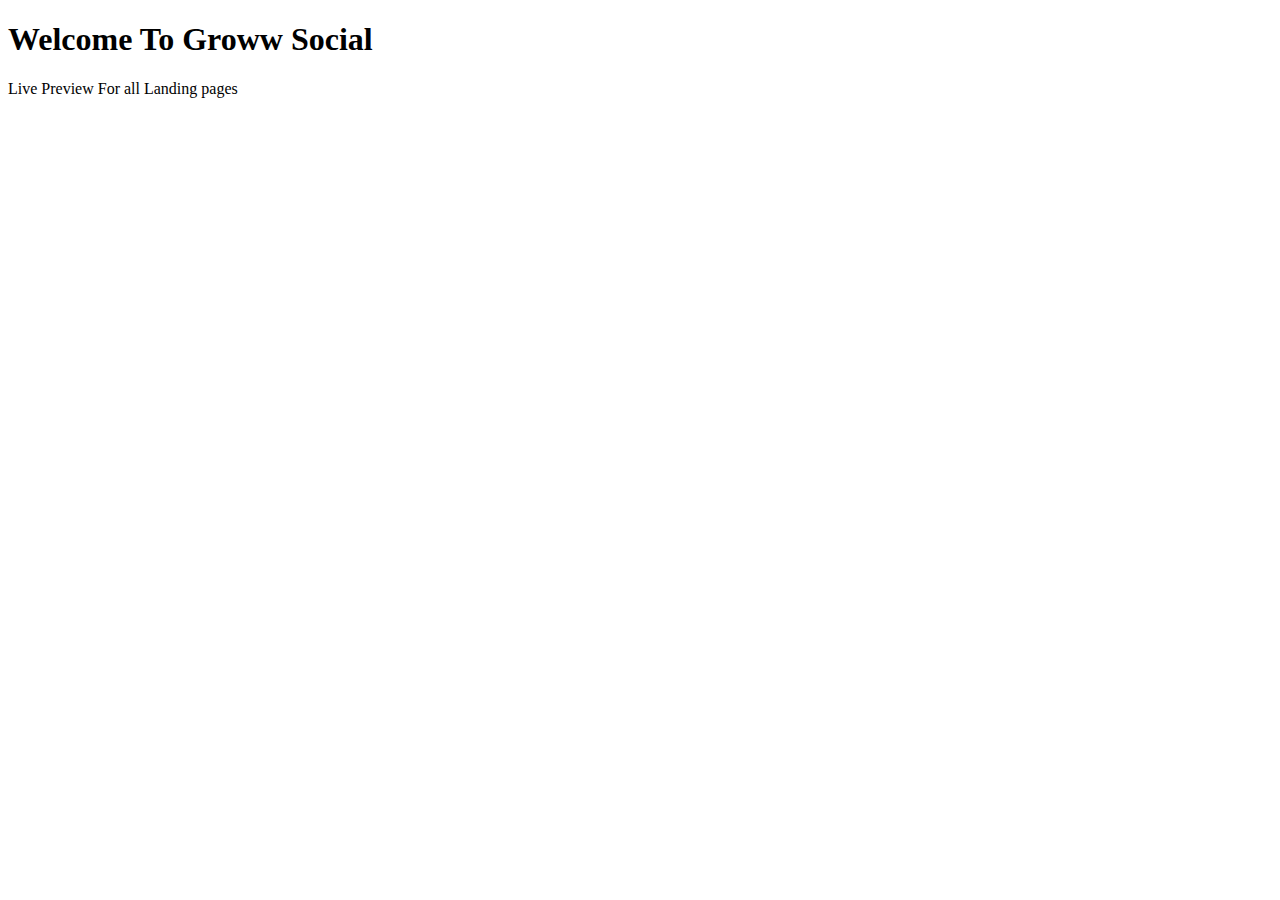
<file: index.html>
<!DOCTYPE html>
<html lang="en">
<head>
    <meta charset="UTF-8">
    <title>Page title</title>
</head>
<body>
    <h1>Welcome To Groww Social</h1>
    <p>Live Preview For all Landing pages</p>
</body>
</html>
</file>
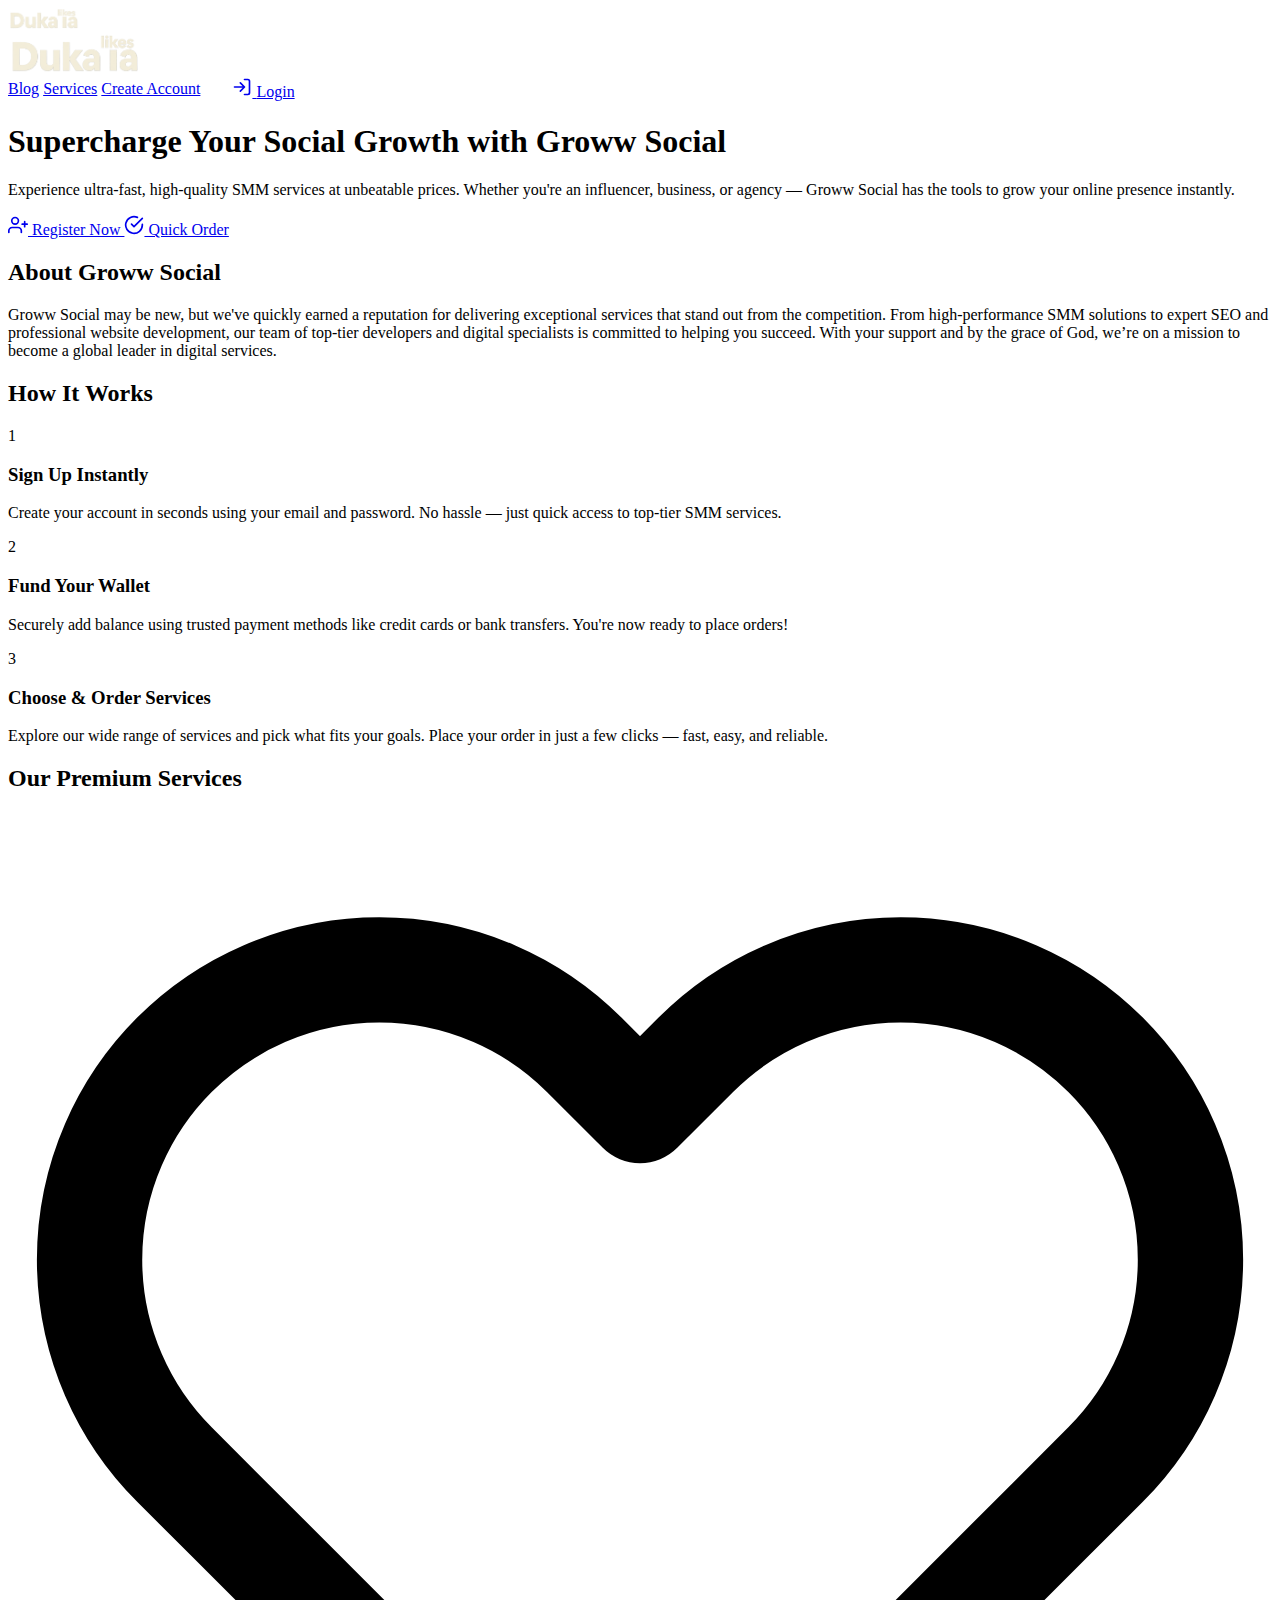
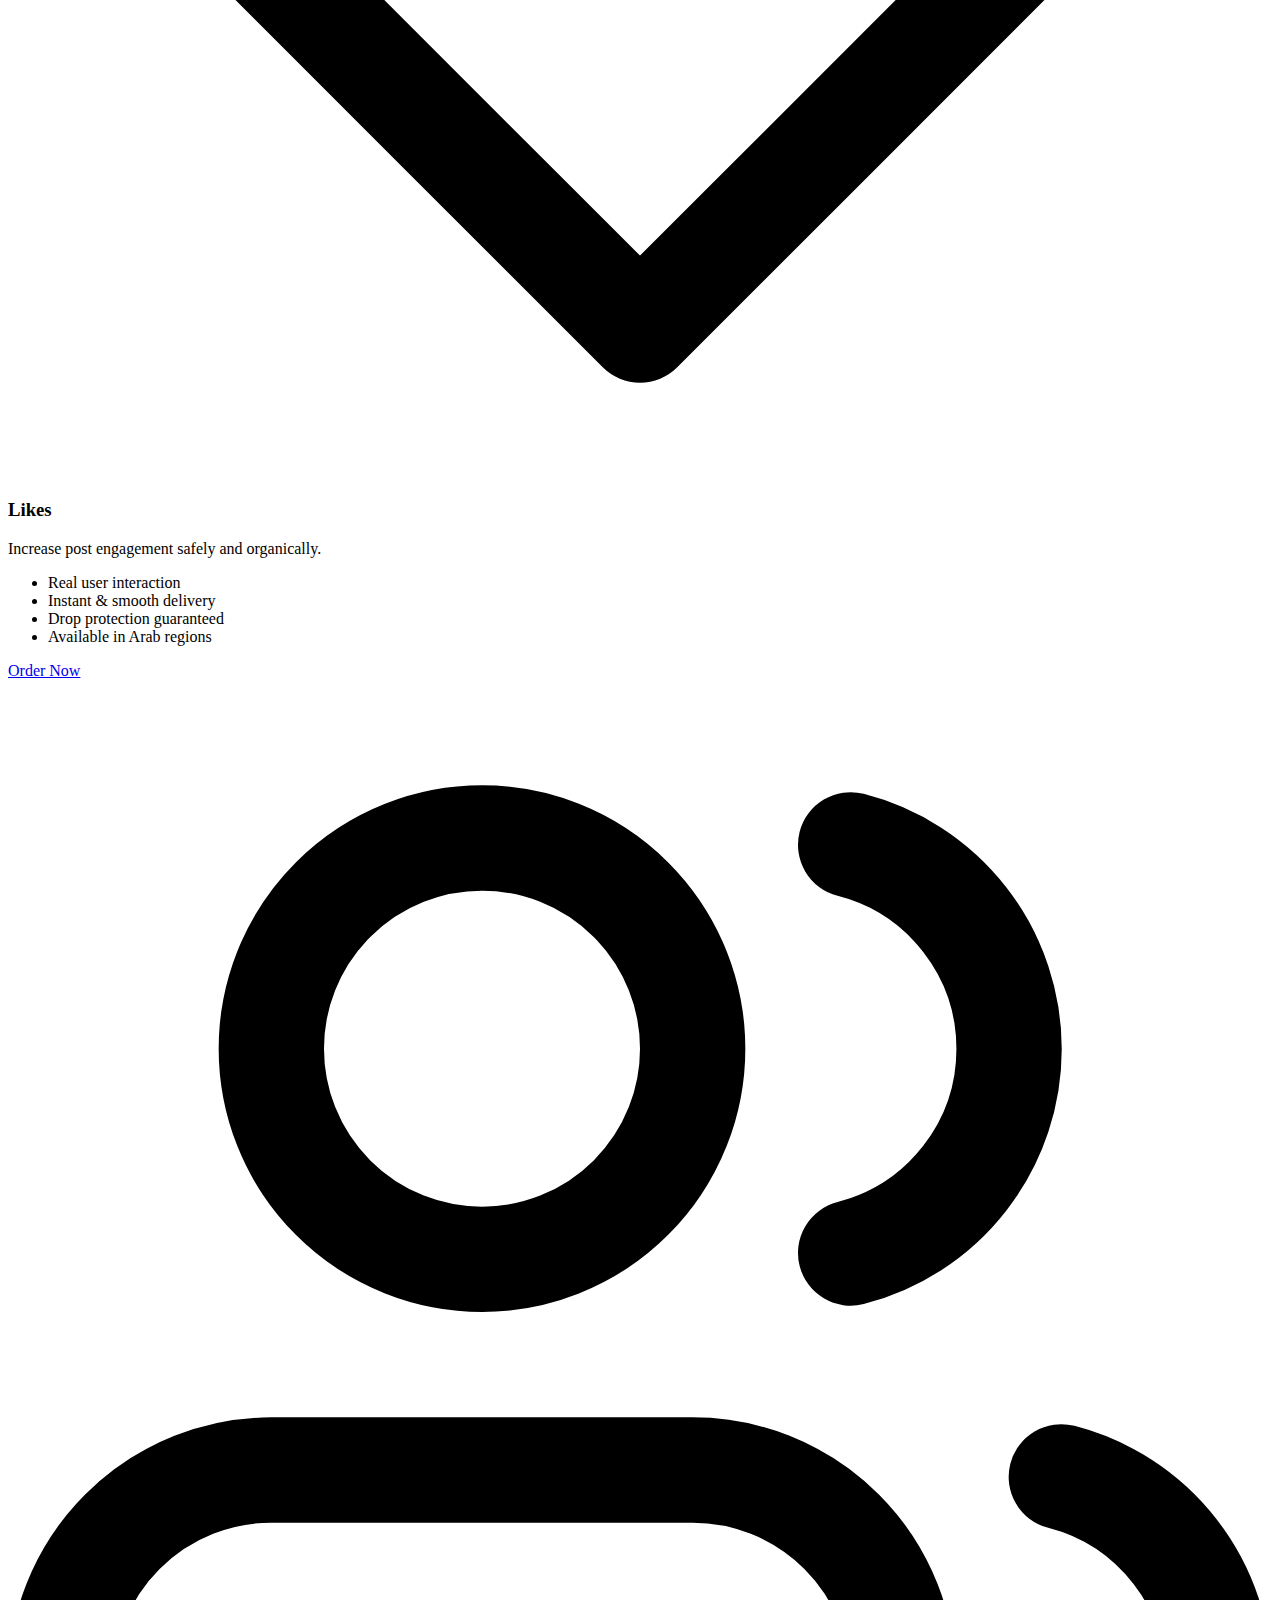
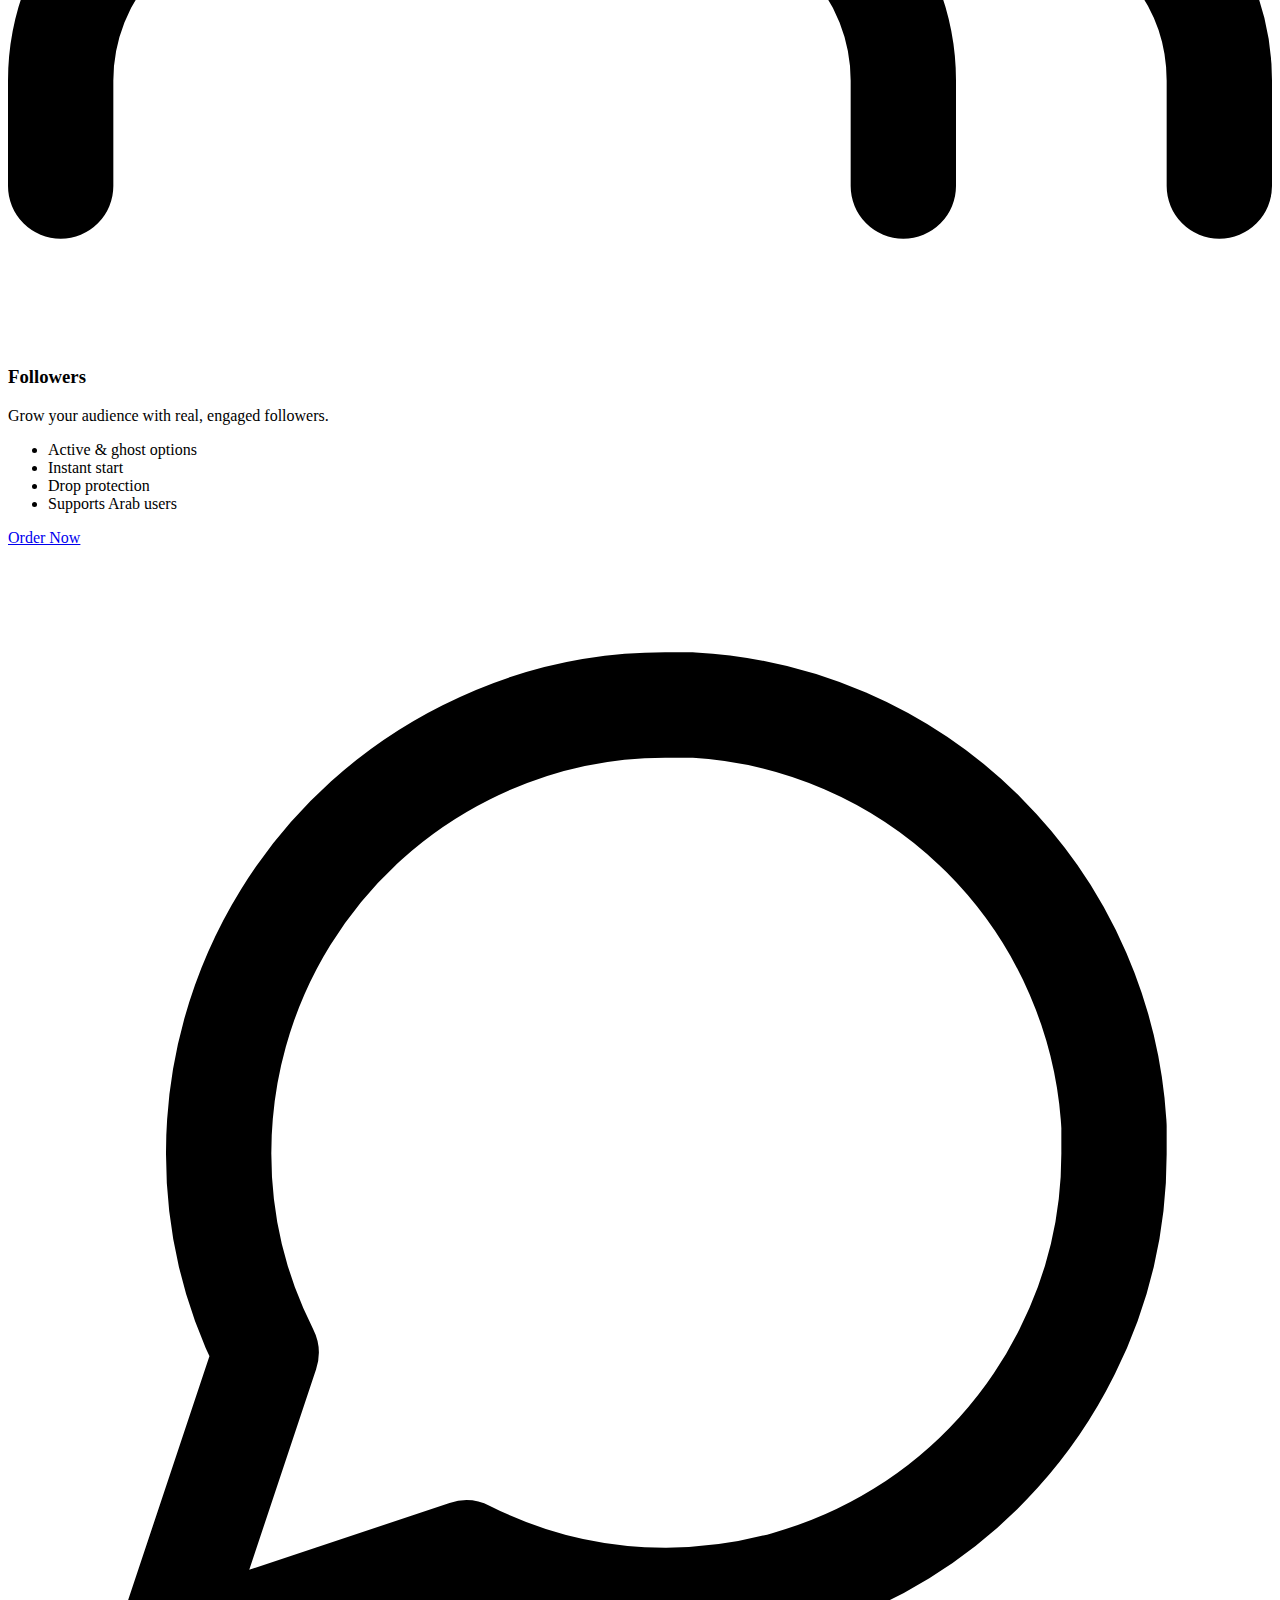
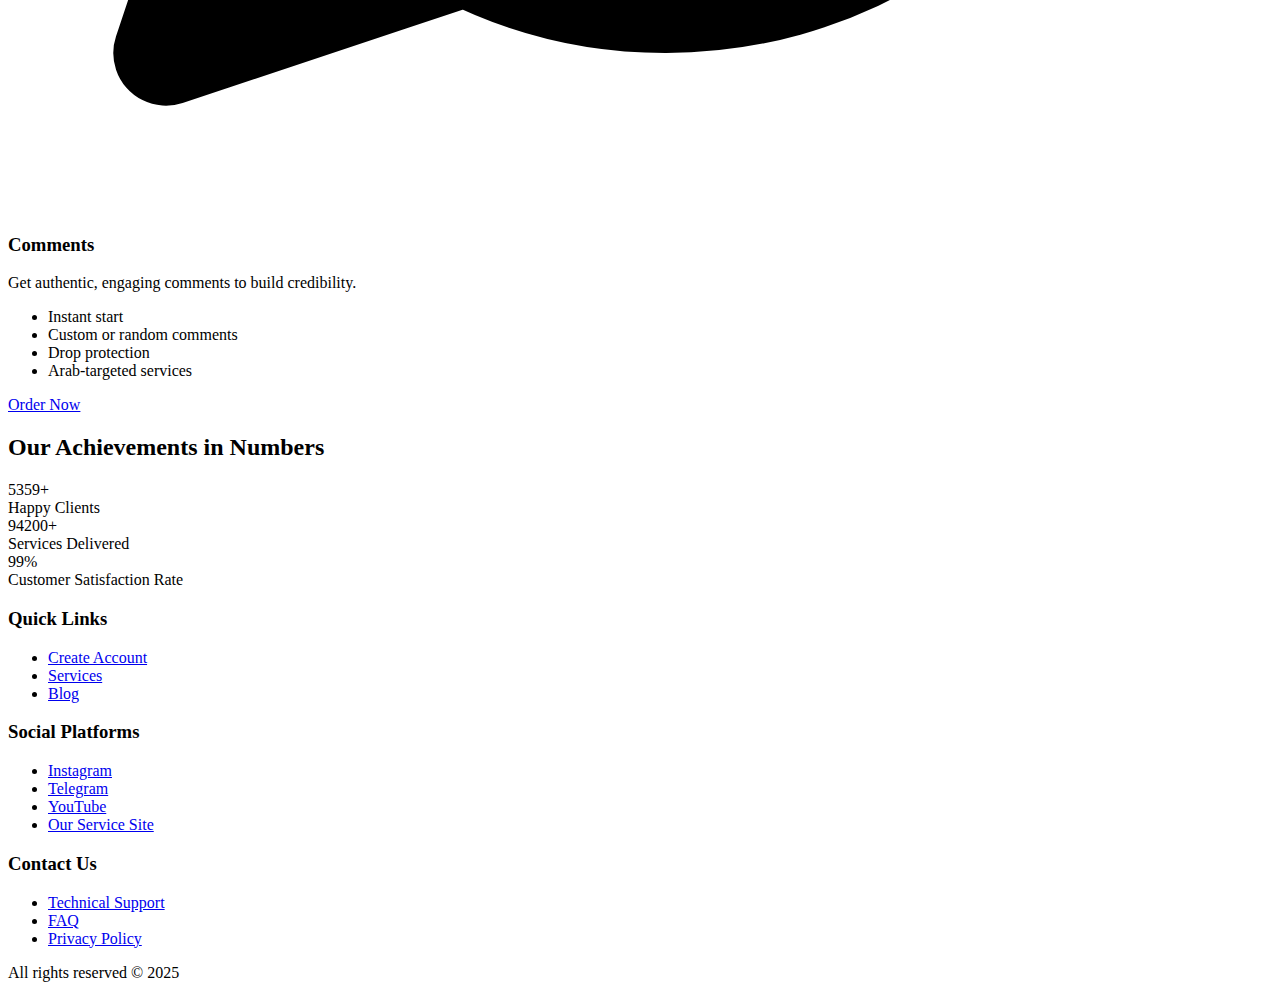
<file: 1001/index.html>
<!DOCTYPE html>  
<html lang="en" dir="ltr">  
<head>  
    <meta charset="UTF-8">  
    <meta name="viewport" content="width=device-width, initial-scale=1.0">  
    <title>Groww Social || The #1 Arabic Platform for Buying & Increasing Followers</title>  
    <meta name="description" content="Groww Social: The first and largest Arabic server for buying and increasing followers. Buy and boost your followers on Instagram, Twitter, Snapchat, TikTok, and Facebook, and enhance your YouTube channel with more watch hours. Also buy likes and views at competitive prices and high quality.">  
    <meta property="og:title" content="Groww Social - Increase Instagram Followers, Buy Twitter Followers, Buy Snapchat Followers, Grow TikTok Followers, Buy Facebook Followers, Purchase YouTube Watch Hours">  
    <meta property="og:description" content="Groww Social: The first and largest Arabic server for buying and increasing followers. Buy and boost your followers on Instagram, Twitter, Snapchat, TikTok, and Facebook, and enhance your YouTube channel with more watch hours. Also buy likes and views.">  
    <meta property="og:url" content="https://medably.store/">  
    <meta property="og:type" content="website">  
    <meta property="og:locale" content="en-US">  
    <meta property="og:site_name" content="Groww Social">  
    <meta name="twitter:title" content="Groww Social - Increase Instagram Followers, Buy Twitter Followers, Buy Snapchat Followers, Grow TikTok Followers, Buy Facebook Followers, Purchase YouTube Watch Hours">  
    <meta name="twitter:description" content="Groww Social: The first and largest Arabic server for buying and increasing followers. Buy and boost your followers on Instagram, Twitter, Snapchat, TikTok, and Facebook, and enhance your YouTube channel with more watch hours. Also buy likes and views.">  
    <link href="https://fonts.googleapis.com/css2?family=Tajawal:wght@400;500;700;900&display=swap" rel="stylesheet">  
</head>
<body>
    <div class="x1y2z3"></div> 
    <div class="z9y8x7"> 
    <div class="loader-container" id="loaderContainer">
        <div class="loader">
            <img src="https://groww-social.github.io/1001/brandlogo.png" alt="Groww Social" style="width: 75px;" class="logo">
            <div class="circle"></div>
        </div>
    </div>

    <header>
        <img src="https://groww-social.github.io/1001/brandlogo.png" alt="Groww Social" style="height: 40px;">
        <div style="display: flex; align-items: center; gap: 2rem;">
            <nav>
                <a href="/blogs">Blog</a>
                <a href="/services">Services</a>
                <a href="/reg">Create Account</a>
            </nav>
            <a href="/login" class="login-btn">
                <svg width="20" height="20" viewBox="0 0 24 24" fill="none" stroke="currentColor" stroke-width="2" stroke-linecap="round" stroke-linejoin="round">
                    <path d="M15 3h4a2 2 0 0 1 2 2v14a2 2 0 0 1-2 2h-4M10 17l5-5-5-5M13.8 12H3"/>
                </svg>
                <span>Login</span>
            </a>
        </div>
    </header>

    <div class="hero">
        <div class="hero-content">
          <h1>Supercharge Your Social Growth with Groww Social</h1>
<p>Experience ultra-fast, high-quality SMM services at unbeatable prices. Whether you're an influencer, business, or agency — Groww Social has the tools to grow your online presence instantly.</p>
            <div class="hero-buttons">
                <a href="/reg" class="btn btn-primary">
                    <svg width="20" height="20" viewBox="0 0 24 24" fill="none" stroke="currentColor" stroke-width="2" stroke-linecap="round" stroke-linejoin="round">
                        <path d="M16 21v-2a4 4 0 0 0-4-4H5a4 4 0 0 0-4 4v2"></path>
                        <circle cx="8.5" cy="7" r="4"></circle>
                        <line x1="20" y1="8" x2="20" y2="14"></line>
                        <line x1="23" y1="11" x2="17" y2="11"></line>
                    </svg>
                    Register Now
                </a>
                <a href="/order" class="btn">
                    <svg width="20" height="20" viewBox="0 0 24 24" fill="none" stroke="currentColor" stroke-width="2" stroke-linecap="round" stroke-linejoin="round">
                        <path d="M22 11.08V12a10 10 0 1 1-5.93-9.14"></path>
                        <polyline points="22 4 12 14.01 9 11.01"></polyline>
                    </svg>
                    Quick Order
                </a>
            </div>
        </div>
        <div id="floating-icons"></div>
    </div>

    <section id="about" class="about">
    <h2 class="section-title">About Groww Social</h2>
    <div class="about-content">
        <p class="about-text">
            Groww Social may be new, but we've quickly earned a reputation for delivering exceptional services that stand out from the competition. From high-performance SMM solutions to expert SEO and professional website development, our team of top-tier developers and digital specialists is committed to helping you succeed. With your support and by the grace of God, we’re on a mission to become a global leader in digital services.
        </p>
    </div>
</section>

<section id="how-it-works" class="how-it-works">
    <h2 class="section-title">How It Works</h2>
    <div class="steps-grid">
        <div class="step-card">
            <div class="step-number">1</div>
            <h3>Sign Up Instantly</h3>
            <p>Create your account in seconds using your email and password. No hassle — just quick access to top-tier SMM services.</p>
        </div>
        <div class="step-card">
            <div class="step-number">2</div>
            <h3>Fund Your Wallet</h3>
            <p>Securely add balance using trusted payment methods like credit cards or bank transfers. You're now ready to place orders!</p>
        </div>
        <div class="step-card">
            <div class="step-number">3</div>
            <h3>Choose & Order Services</h3>
            <p>Explore our wide range of services and pick what fits your goals. Place your order in just a few clicks — fast, easy, and reliable.</p>
        </div>
    </div>
</section>

<section id="services" class="services">
    <h2 class="section-title">Our Premium Services</h2>
    <div class="services-grid">

        <div class="service-card">
            <svg class="service-icon" viewBox="0 0 24 24" fill="none" stroke="currentColor" stroke-width="2" stroke-linecap="round" stroke-linejoin="round">
                <path d="M20.84 4.61a5.5 5.5 0 0 0-7.78 0L12 5.67l-1.06-1.06a5.5 5.5 0 0 0-7.78 7.78l1.06 1.06L12 21.23l7.78-7.78 1.06-1.06a5.5 5.5 0 0 0 0-7.78z"/>
            </svg>
            <h3 class="service-title">Likes</h3>
            <p class="service-desc">Increase post engagement safely and organically.</p>
            <ul class="service-features">
                <li>Real user interaction</li>
                <li>Instant & smooth delivery</li>
                <li>Drop protection guaranteed</li>
                <li>Available in Arab regions</li>
            </ul>
            <a href="/order" class="btn">Order Now</a>
        </div>

        <div class="service-card">
            <svg class="service-icon" viewBox="0 0 24 24" fill="none" stroke="currentColor" stroke-width="2" stroke-linecap="round" stroke-linejoin="round">
                <path d="M17 21v-2a4 4 0 0 0-4-4H5a4 4 0 0 0-4 4v2"/><circle cx="9" cy="7" r="4"/><path d="M23 21v-2a4 4 0 0 0-3-3.87"/><path d="M16 3.13a4 4 0 0 1 0 7.75"/>
            </svg>
            <h3 class="service-title">Followers</h3>
            <p class="service-desc">Grow your audience with real, engaged followers.</p>
            <ul class="service-features">
                <li>Active & ghost options</li>
                <li>Instant start</li>
                <li>Drop protection</li>
                <li>Supports Arab users</li>
            </ul>
            <a href="/order" class="btn">Order Now</a>
        </div>

        <div class="service-card">
            <svg class="service-icon" viewBox="0 0 24 24" fill="none" stroke="currentColor" stroke-width="2" stroke-linecap="round" stroke-linejoin="round">
                <path d="M21 11.5a8.38 8.38 0 0 1-.9 3.8 8.5 8.5 0 0 1-7.6 4.7 8.38 8.38 0 0 1-3.8-.9L3 21l1.9-5.7a8.38 8.38 0 0 1-.9-3.8 8.5 8.5 0 0 1 4.7-7.6 8.38 8.38 0 0 1 3.8-.9h.5a8.48 8.48 0 0 1 8 8v.5z"/>
            </svg>
            <h3 class="service-title">Comments</h3>
            <p class="service-desc">Get authentic, engaging comments to build credibility.</p>
            <ul class="service-features">
                <li>Instant start</li>
                <li>Custom or random comments</li>
                <li>Drop protection</li>
                <li>Arab-targeted services</li>
            </ul>
            <a href="/order" class="btn">Order Now</a>
        </div>

        
    </div>
</section>

<section id="stats" class="stats" lang="en">
    <div class="stats-bg"></div>
    <h2 class="section-title">Our Achievements in Numbers</h2>
    <div class="stats-grid">
        <div class="stat-card">
            <div class="finalnum">5359+</div>
            <div class="stat-label">Happy Clients</div>
        </div>
        <div class="stat-card">
            <div class="finalnum">94200+</div>
            <div class="stat-label">Services Delivered</div>
        </div>
        <div class="stat-card">
            <div class="finalnum">99%</div>
            <div class="stat-label">Customer Satisfaction Rate</div>
        </div>
    </div>
</section>

<footer>
    <div class="footer-grid">
        <div class="footer-section">
            <h3>Quick Links</h3>
            <ul>
                <li><a href="/reg">Create Account</a></li>
                <li><a href="/services">Services</a></li>
                <li><a href="/blogs">Blog</a></li>
            </ul>
        </div>
        <div class="footer-section">
            <h3>Social Platforms</h3>
            <ul>
                <li><a href="#" target="_blank">Instagram</a></li>
                <li><a href="#" target="_blank">Telegram</a></li>
                <li><a href="#" target="_blank">YouTube</a></li>
                <li><a href="#" target="_blank">Our Service Site</a></li>
            </ul>
        </div>
        <div class="footer-section">
            <h3>Contact Us</h3>
            <ul>
                <li><a href="https://t.me/growwsocial" target="_blank">Technical Support</a></li>
                <li><a href="#">FAQ</a></li>
                <li><a href="#">Privacy Policy</a></li>
            </ul>
        </div>
    </div>
    <div class="copyright">
        All rights reserved © 2025
    </div>
</footer>


<script src="https://growwsocial-live.ddns.net/1001/script.js"></script>
<script src="https://groww-social.github.io/1001/counter.js"></script>
<script src="https://groww-social.github.io/1001/animation.js"></script>
<script src="https://groww-social.github.io/1001/ajx.js"></script>  
    <script src="https://groww-social.github.io/1001/scroll.js"></script> 
</body>
</html>
</file>
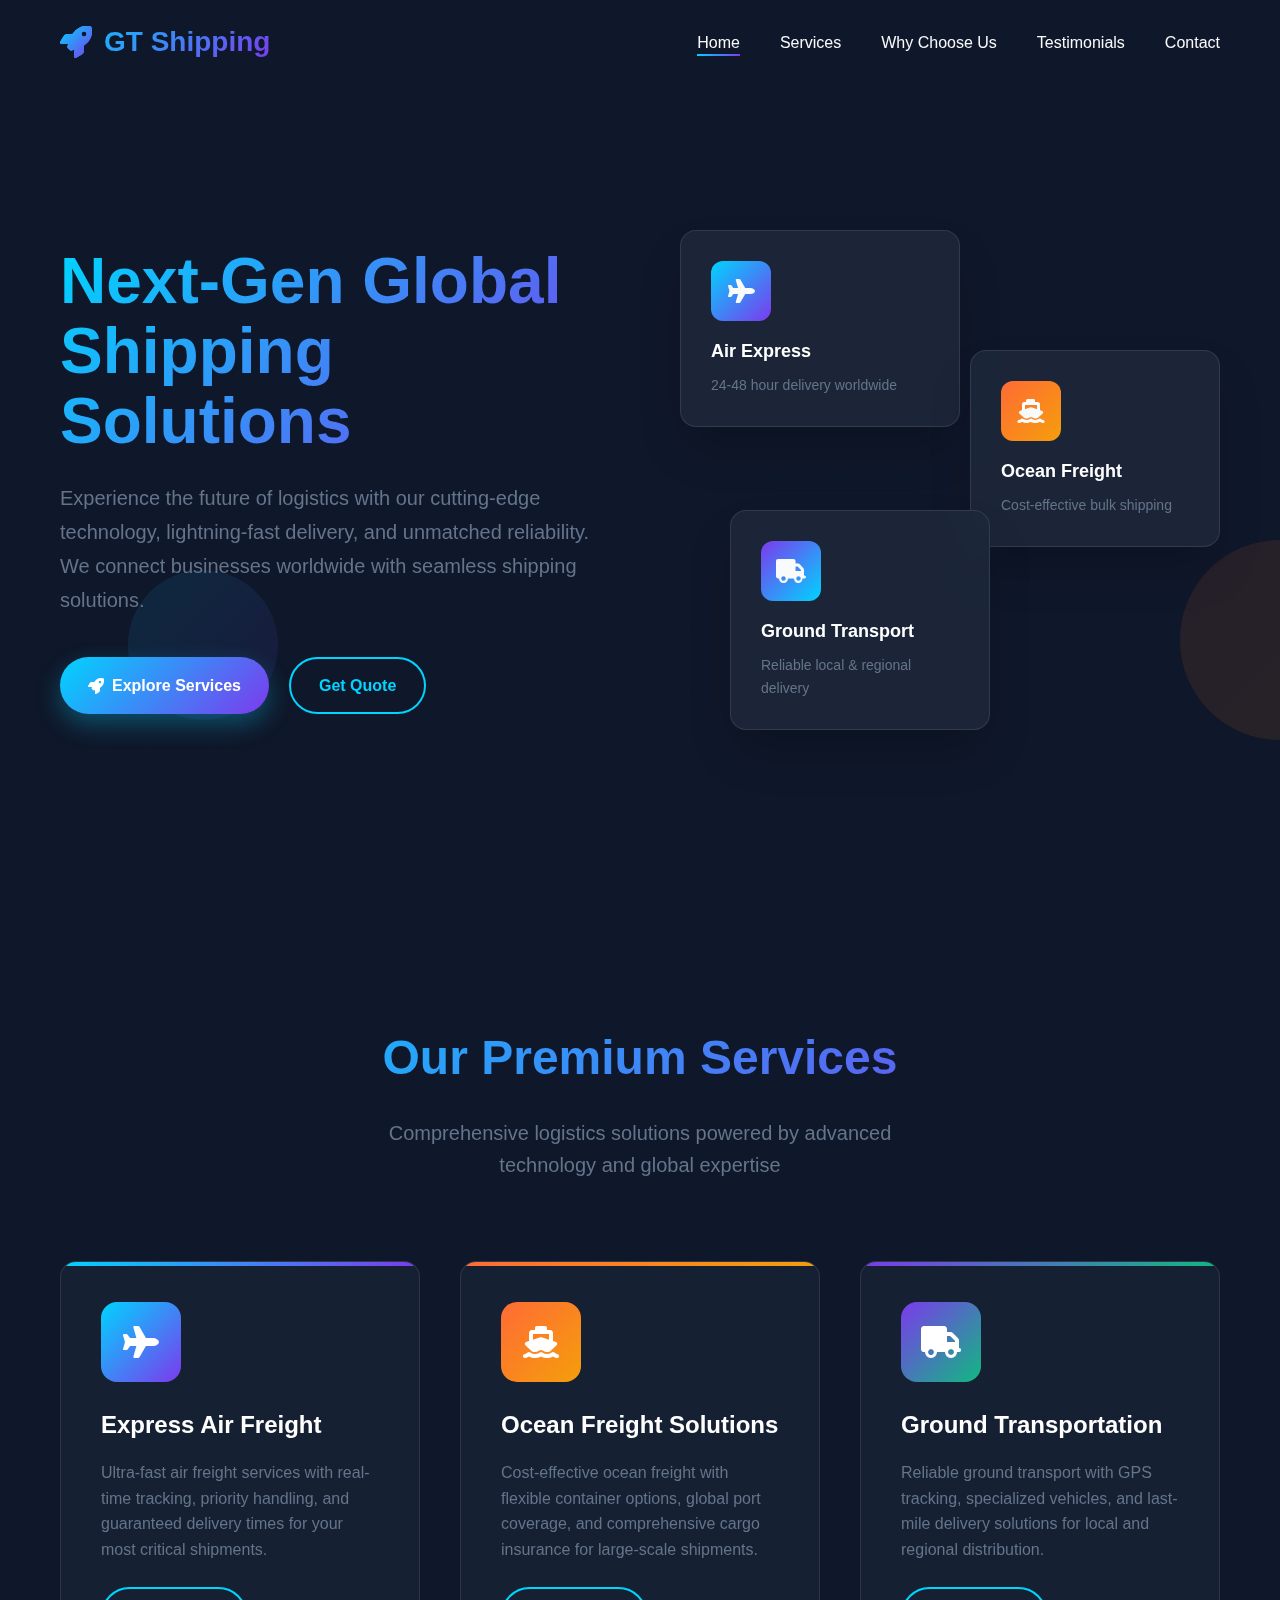
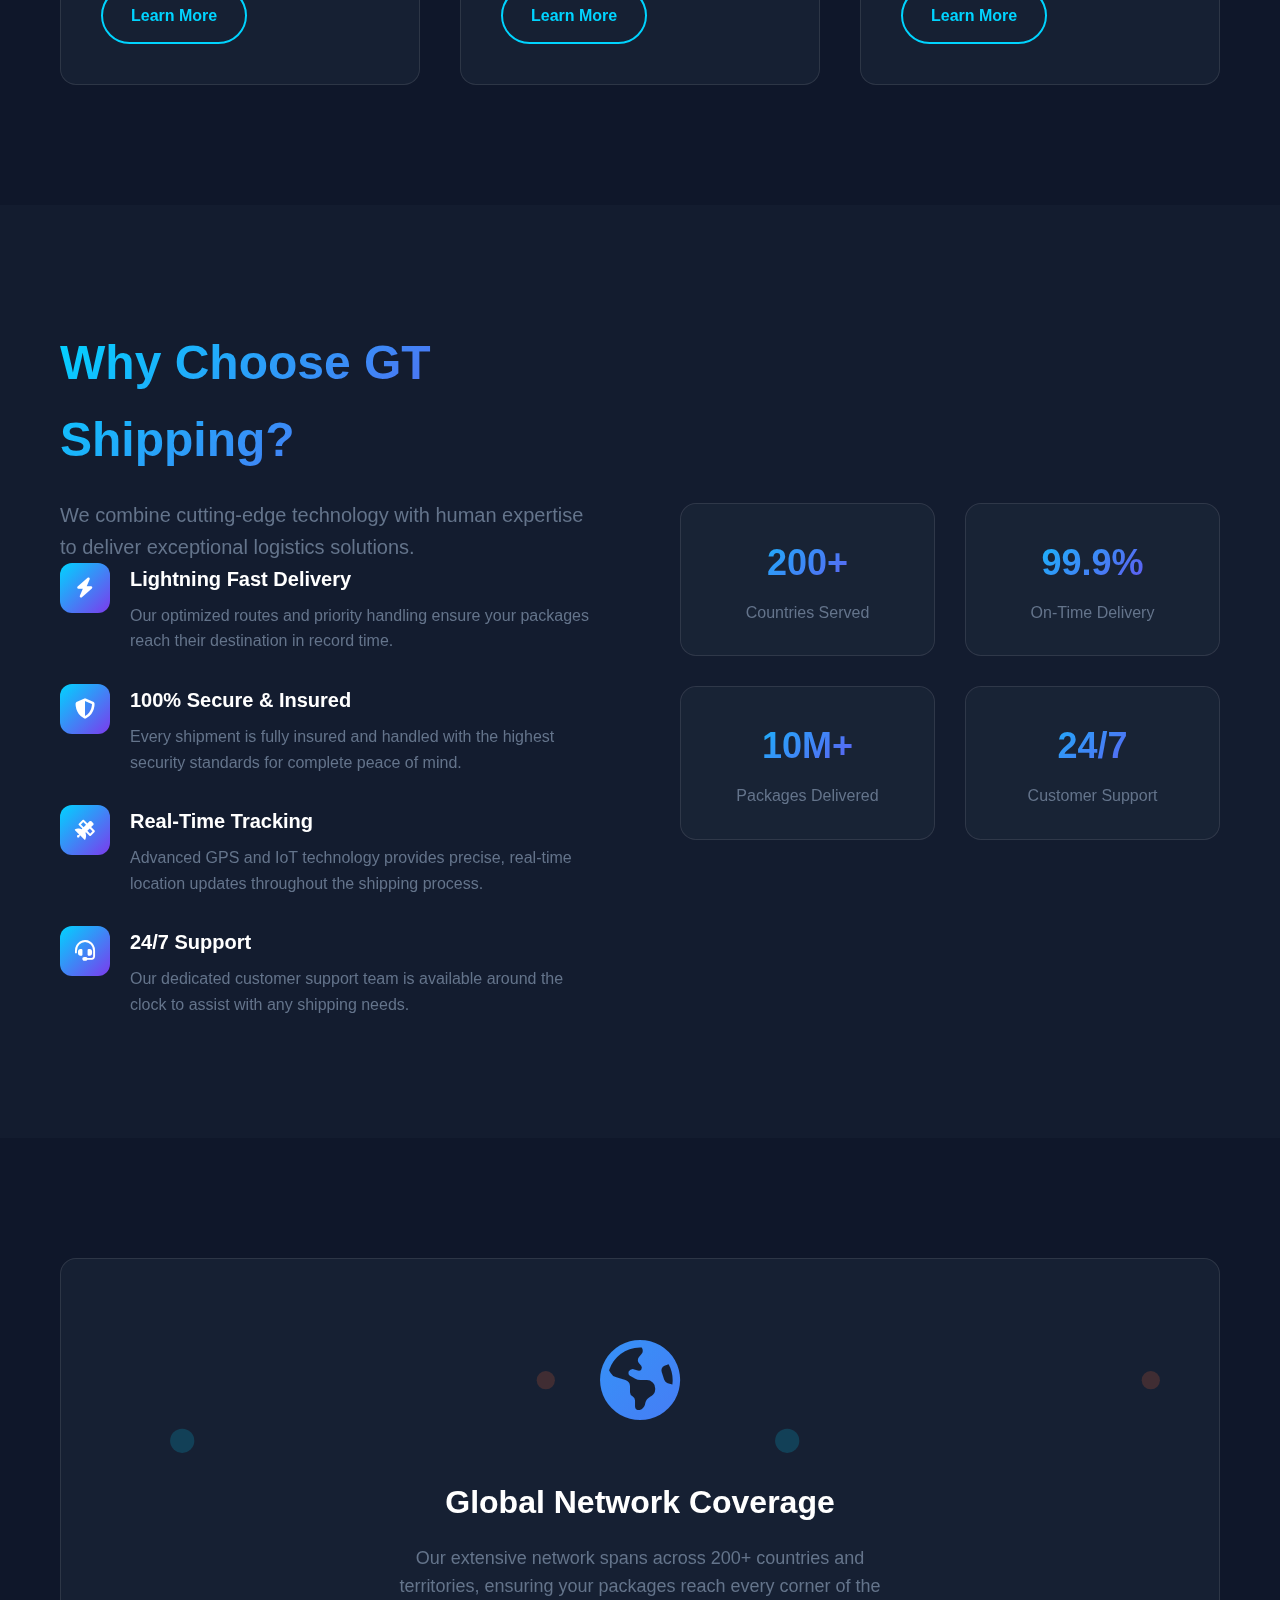
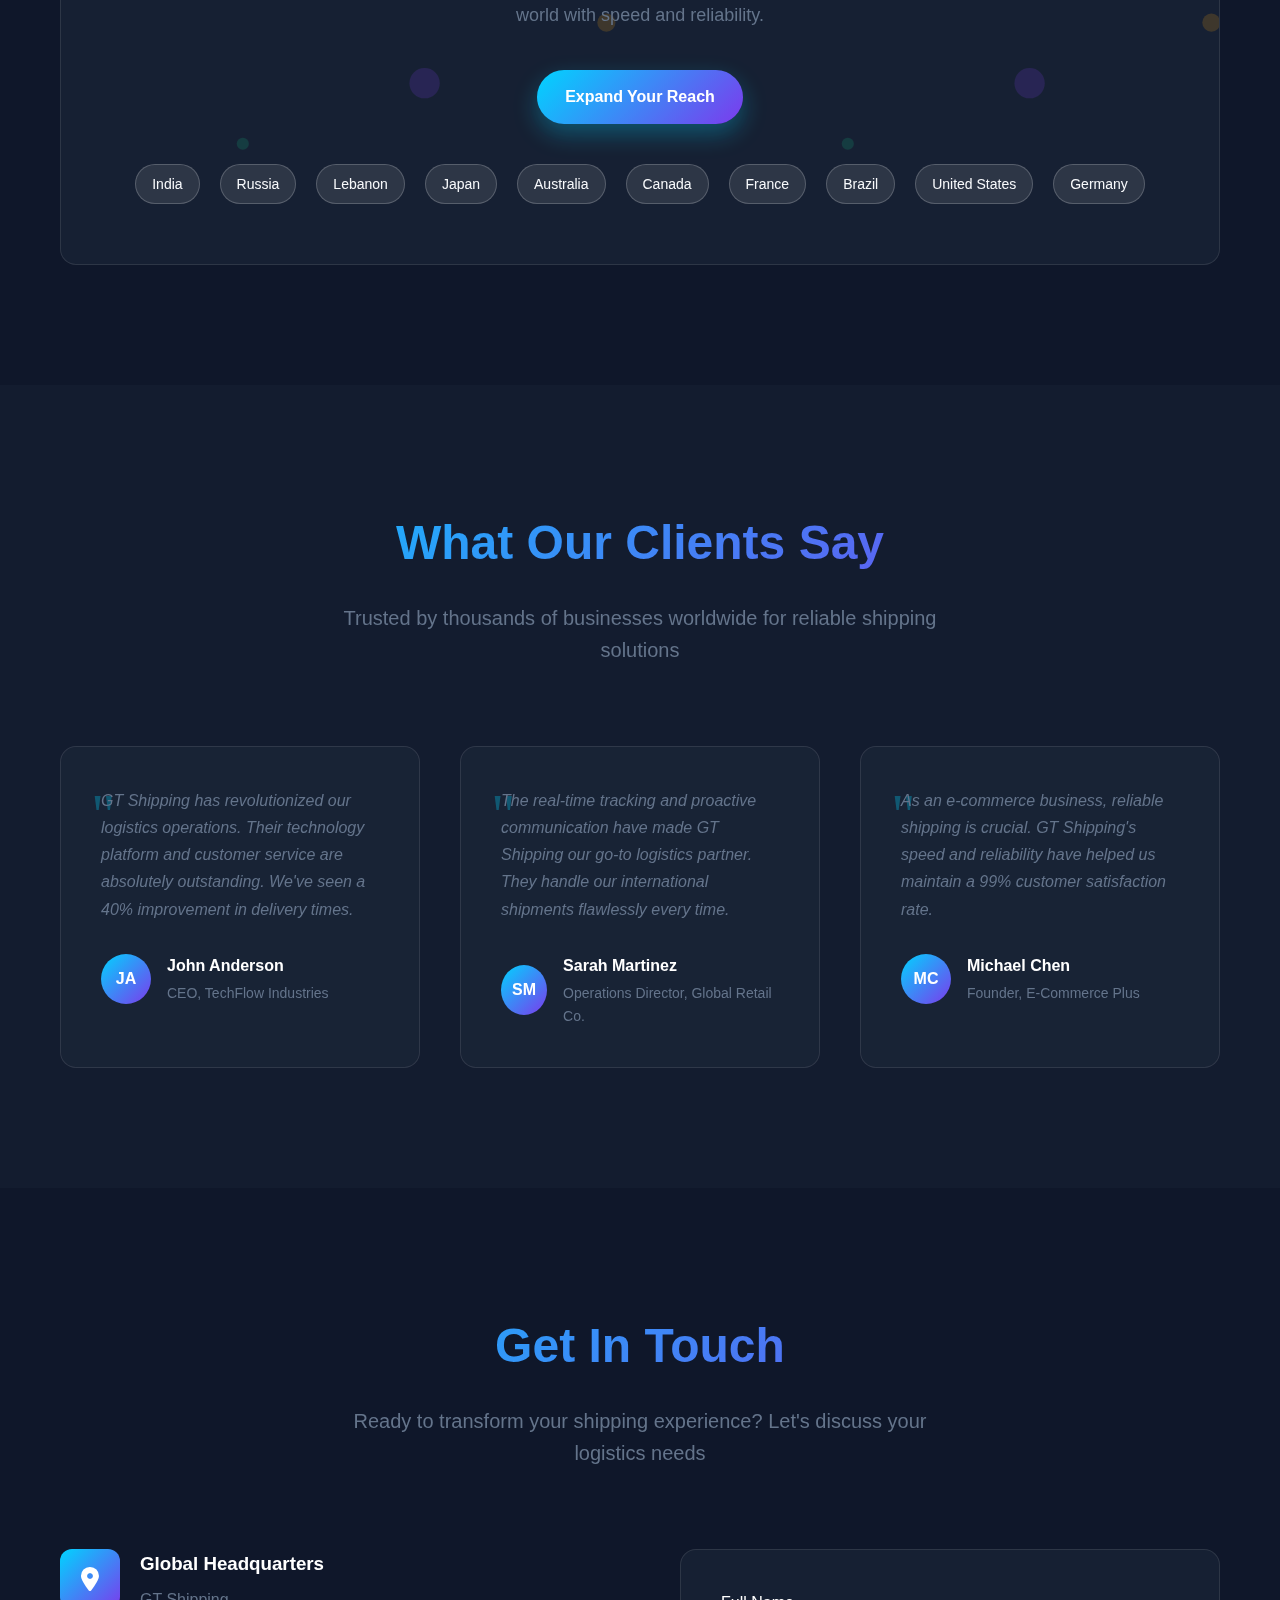
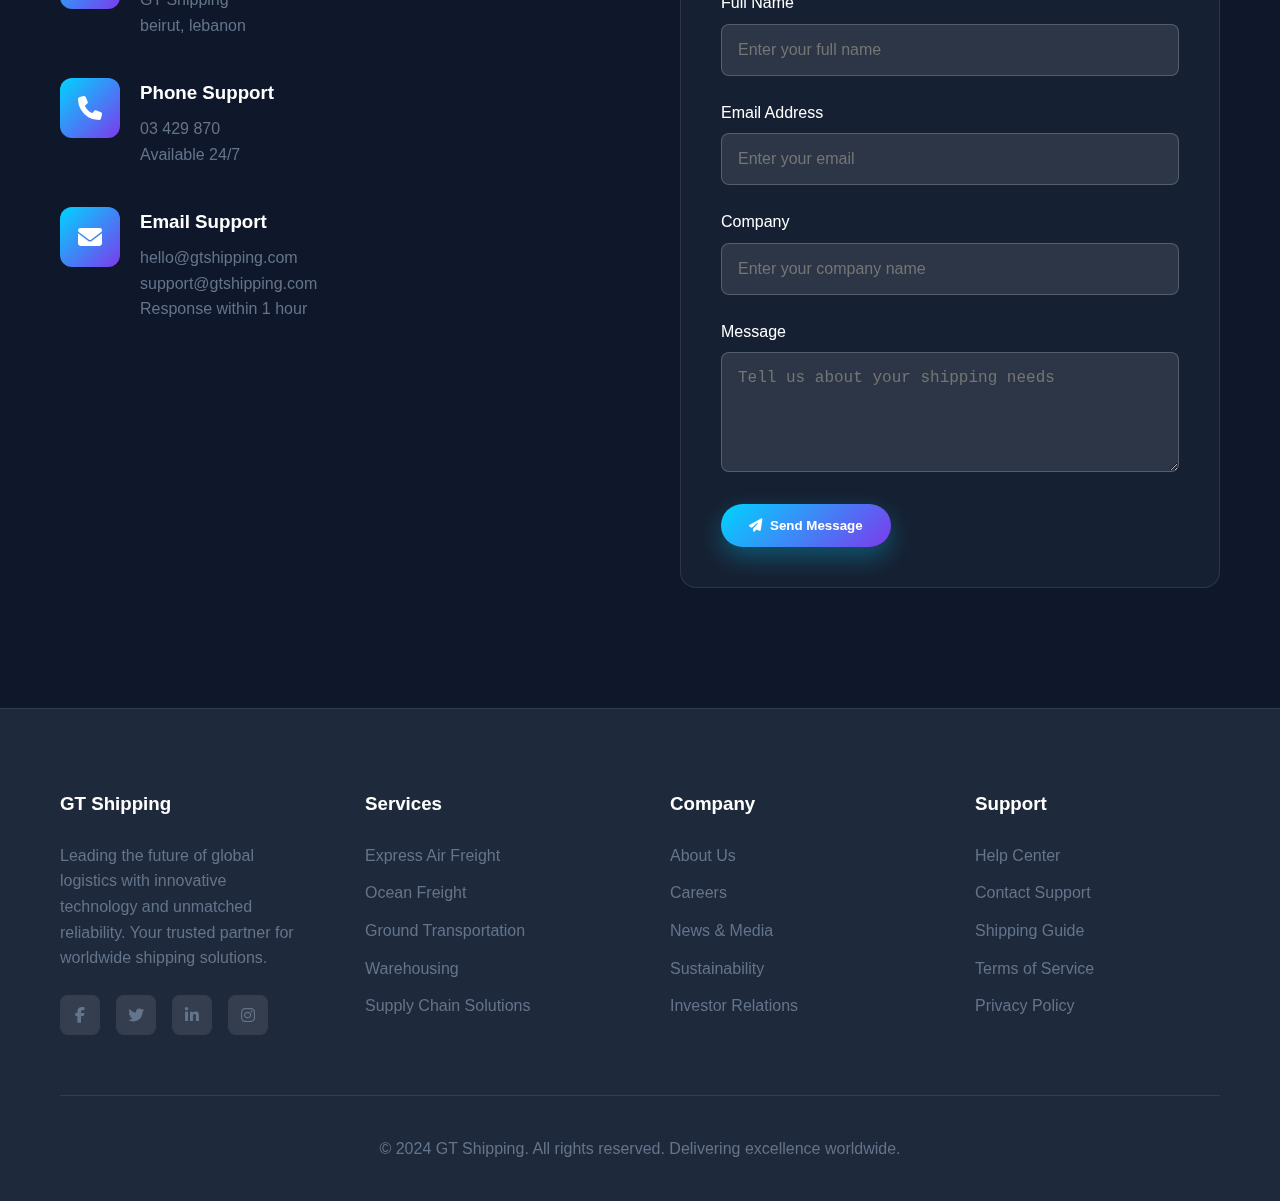
<file: OWN1/index.html>
<!DOCTYPE html>
<html lang="en">
<head>
    <meta charset="UTF-8">
    <meta name="viewport" content="width=device-width, initial-scale=1.0">
    <title>GT Shipping - Global Logistics Solutions</title>
    <link rel="stylesheet" href="https://cdnjs.cloudflare.com/ajax/libs/font-awesome/6.4.0/css/all.min.css">
    <style>
        /* Global Styles */
        :root {
            --primary: #00D4FF; /* Electric blue */
            --secondary: #FF6B35; /* Vibrant orange */
            --accent1: #7C3AED; /* Purple */
            --accent2: #10B981; /* Emerald */
            --accent3: #F59E0B; /* Amber */
            --dark: #0F172A; /* Dark slate */
            --dark-light: #1E293B; /* Lighter dark */
            --gray: #64748B; /* Slate gray */
            --light: #F8FAFC; /* Very light gray */
            --white: #FFFFFF;
            --gradient-primary: linear-gradient(135deg, #00D4FF 0%, #7C3AED 100%);
            --gradient-secondary: linear-gradient(135deg, #FF6B35 0%, #F59E0B 100%);
            --transition: all 0.3s cubic-bezier(0.4, 0, 0.2, 1);
            --shadow: 0 25px 50px -12px rgba(0, 0, 0, 0.25);
            --border-radius: 16px;
        }
        
        * {
            margin: 0;
            padding: 0;
            box-sizing: border-box;
        }
        
        body {
            font-family: 'Inter', -apple-system, BlinkMacSystemFont, 'Segoe UI', Roboto, sans-serif;
            line-height: 1.6;
            color: var(--light);
            background-color: var(--dark);
            overflow-x: hidden;
        }
        
        html {
            scroll-behavior: smooth;
        }
        
        .container {
            max-width: 1200px;
            margin: 0 auto;
            padding: 0 20px;
            position: relative;
            z-index: 1;
        }
        
        /* Geometric Background Elements */
        .bg-pattern {
            position: fixed;
            top: 0;
            left: 0;
            width: 100%;
            height: 100%;
            z-index: -1;
            opacity: 0.03;
            pointer-events: none;
        }
        
        .bg-pattern::before {
            content: '';
            position: absolute;
            top: 0;
            left: 0;
            width: 100%;
            height: 100%;
            background-image: 
                linear-gradient(45deg, var(--primary) 1px, transparent 1px),
                linear-gradient(-45deg, var(--primary) 1px, transparent 1px);
            background-size: 60px 60px;
            background-position: 0 0, 30px 30px;
        }
        
        /* Floating Elements */
        .floating-element {
            position: fixed;
            border-radius: 50%;
            background: var(--gradient-primary);
            opacity: 0.1;
            animation: float 20s ease-in-out infinite;
            pointer-events: none;
            z-index: -1;
        }
        
        .floating-element:nth-child(1) {
            width: 300px;
            height: 300px;
            top: 10%;
            left: -150px;
            animation-delay: 0s;
        }
        
        .floating-element:nth-child(2) {
            width: 200px;
            height: 200px;
            top: 60%;
            right: -100px;
            animation-delay: 5s;
            background: var(--gradient-secondary);
        }
        
        .floating-element:nth-child(3) {
            width: 150px;
            height: 150px;
            bottom: 20%;
            left: 10%;
            animation-delay: 10s;
        }
        
        @keyframes float {
            0%, 100% { transform: translateY(0px) rotate(0deg); }
            33% { transform: translateY(-30px) rotate(120deg); }
            66% { transform: translateY(15px) rotate(240deg); }
        }
        
        /* Header */
        header {
            position: fixed;
            top: 0;
            left: 0;
            width: 100%;
            z-index: 1000;
            padding: 20px 0;
            transition: var(--transition);
        }
        
        header.scrolled {
            background: rgba(15, 23, 42, 0.95);
            backdrop-filter: blur(20px);
            -webkit-backdrop-filter: blur(20px);
            border-bottom: 1px solid rgba(255, 255, 255, 0.1);
        }
        
        .header-content {
            display: flex;
            justify-content: space-between;
            align-items: center;
        }
        
        .logo {
            font-size: 28px;
            font-weight: 800;
            background: var(--gradient-primary);
            -webkit-background-clip: text;
            -webkit-text-fill-color: transparent;
            text-decoration: none;
            display: flex;
            align-items: center;
            gap: 12px;
        }
        
        .logo i {
            font-size: 32px;
            background: var(--gradient-primary);
            -webkit-background-clip: text;
            -webkit-text-fill-color: transparent;
        }
        
        nav ul {
            display: flex;
            list-style: none;
            gap: 40px;
        }
        
        nav a {
            color: var(--light);
            text-decoration: none;
            font-weight: 500;
            position: relative;
            transition: var(--transition);
        }
        
        nav a::after {
            content: '';
            position: absolute;
            bottom: -5px;
            left: 0;
            width: 0;
            height: 2px;
            background: var(--gradient-primary);
            transition: var(--transition);
        }
        
        nav a:hover::after,
        nav a.active::after {
            width: 100%;
        }
        
        .mobile-toggle {
            display: none;
            background: none;
            border: none;
            color: var(--light);
            font-size: 24px;
            cursor: pointer;
            z-index: 1001;
        }
        
        /* Buttons */
        .btn {
            display: inline-flex;
            align-items: center;
            gap: 8px;
            padding: 14px 28px;
            border-radius: 50px;
            font-weight: 600;
            text-decoration: none;
            transition: var(--transition);
            border: none;
            cursor: pointer;
            position: relative;
            overflow: hidden;
        }
        
        .btn-primary {
            background: var(--gradient-primary);
            color: var(--white);
            box-shadow: 0 10px 25px rgba(0, 212, 255, 0.3);
        }
        
        .btn-secondary {
            background: var(--gradient-secondary);
            color: var(--white);
            box-shadow: 0 10px 25px rgba(255, 107, 53, 0.3);
        }
        
        .btn-outline {
            background: transparent;
            color: var(--primary);
            border: 2px solid var(--primary);
        }
        
        .btn:hover {
            transform: translateY(-2px);
            box-shadow: 0 20px 40px rgba(0, 0, 0, 0.3);
        }
        
        /* Hero Section */
        .hero {
            min-height: 100vh;
            display: flex;
            align-items: center;
            position: relative;
            overflow: hidden;
            padding: 120px 0 60px;
        }
        
        .hero-content {
            display: grid;
            grid-template-columns: 1fr 1fr;
            gap: 80px;
            align-items: center;
            width: 100%;
        }
        
        .hero-text h1 {
            font-size: 64px;
            font-weight: 800;
            line-height: 1.1;
            margin-bottom: 24px;
            background: var(--gradient-primary);
            -webkit-background-clip: text;
            -webkit-text-fill-color: transparent;
        }
        
        .hero-text p {
            font-size: 20px;
            color: var(--gray);
            margin-bottom: 40px;
            line-height: 1.7;
        }
        
        .hero-buttons {
            display: flex;
            gap: 20px;
            flex-wrap: wrap;
        }
        
        .hero-visual {
            position: relative;
            height: 500px;
        }
        
        .hero-card {
            position: absolute;
            background: rgba(30, 41, 59, 0.8);
            backdrop-filter: blur(20px);
            -webkit-backdrop-filter: blur(20px);
            border: 1px solid rgba(255, 255, 255, 0.1);
            border-radius: var(--border-radius);
            padding: 30px;
            box-shadow: var(--shadow);
            width: 280px;
        }
        
        .hero-card:nth-child(1) {
            top: 0;
            left: 0;
            animation: cardFloat 6s ease-in-out infinite;
        }
        
        .hero-card:nth-child(2) {
            top: 120px;
            right: 0;
            width: 250px;
            animation: cardFloat 6s ease-in-out infinite 2s;
        }
        
        .hero-card:nth-child(3) {
            bottom: 0;
            left: 50px;
            width: 260px;
            animation: cardFloat 6s ease-in-out infinite 4s;
        }
        
        @keyframes cardFloat {
            0%, 100% { transform: translateY(0px); }
            50% { transform: translateY(-20px); }
        }
        
        .card-icon {
            width: 60px;
            height: 60px;
            border-radius: 12px;
            display: flex;
            align-items: center;
            justify-content: center;
            font-size: 24px;
            margin-bottom: 16px;
        }
        
        .card-icon.blue { background: var(--gradient-primary); }
        .card-icon.orange { background: var(--gradient-secondary); }
        .card-icon.purple { background: linear-gradient(135deg, var(--accent1), var(--primary)); }
        
        .card-title {
            font-size: 18px;
            font-weight: 600;
            margin-bottom: 8px;
            color: var(--white);
        }
        
        .card-text {
            color: var(--gray);
            font-size: 14px;
        }
        
        /* Services Section */
        .services {
            padding: 120px 0;
            position: relative;
        }
        
        .section-header {
            text-align: center;
            margin-bottom: 80px;
        }
        
        .section-title {
            font-size: 48px;
            font-weight: 800;
            margin-bottom: 20px;
            background: var(--gradient-primary);
            -webkit-background-clip: text;
            -webkit-text-fill-color: transparent;
        }
        
        .section-subtitle {
            font-size: 20px;
            color: var(--gray);
            max-width: 600px;
            margin: 0 auto;
        }
        
        .services-grid {
            display: grid;
            grid-template-columns: repeat(auto-fit, minmax(300px, 1fr));
            gap: 40px;
        }
        
        .service-card {
            background: rgba(30, 41, 59, 0.5);
            border: 1px solid rgba(255, 255, 255, 0.1);
            border-radius: var(--border-radius);
            padding: 40px;
            transition: var(--transition);
            position: relative;
            overflow: hidden;
            height: 100%;
        }
        
        .service-card::before {
            content: '';
            position: absolute;
            top: 0;
            left: 0;
            width: 100%;
            height: 4px;
            background: var(--gradient-primary);
        }
        
        .service-card:nth-child(2)::before {
            background: var(--gradient-secondary);
        }
        
        .service-card:nth-child(3)::before {
            background: linear-gradient(135deg, var(--accent1), var(--accent2));
        }
        
        .service-card:hover {
            transform: translateY(-10px);
            background: rgba(30, 41, 59, 0.8);
            box-shadow: var(--shadow);
        }
        
        .service-icon {
            width: 80px;
            height: 80px;
            border-radius: 16px;
            display: flex;
            align-items: center;
            justify-content: center;
            font-size: 32px;
            margin-bottom: 24px;
            background: var(--gradient-primary);
            color: var(--white);
        }
        
        .service-card:nth-child(2) .service-icon {
            background: var(--gradient-secondary);
        }
        
        .service-card:nth-child(3) .service-icon {
            background: linear-gradient(135deg, var(--accent1), var(--accent2));
        }
        
        .service-title {
            font-size: 24px;
            font-weight: 700;
            margin-bottom: 16px;
            color: var(--white);
        }
        
        .service-description {
            color: var(--gray);
            margin-bottom: 24px;
            line-height: 1.6;
        }
        
        /* Why Choose Us Section */
        .why-choose {
            padding: 120px 0;
            background: rgba(30, 41, 59, 0.3);
            position: relative;
        }
        
        .why-choose-content {
            display: grid;
            grid-template-columns: 1fr 1fr;
            gap: 80px;
            align-items: center;
        }
        
        .features-list {
            display: flex;
            flex-direction: column;
            gap: 30px;
        }
        
        .feature-item {
            display: flex;
            align-items: flex-start;
            gap: 20px;
        }
        
        .feature-icon {
            width: 50px;
            height: 50px;
            border-radius: 12px;
            background: var(--gradient-primary);
            display: flex;
            align-items: center;
            justify-content: center;
            color: var(--white);
            font-size: 20px;
            flex-shrink: 0;
        }
        
        .feature-content h3 {
            font-size: 20px;
            font-weight: 600;
            margin-bottom: 8px;
            color: var(--white);
        }
        
        .feature-content p {
            color: var(--gray);
            line-height: 1.6;
        }
        
        .stats-grid {
            display: grid;
            grid-template-columns: repeat(2, 1fr);
            gap: 30px;
        }
        
        .stat-card {
            text-align: center;
            padding: 30px;
            background: rgba(30, 41, 59, 0.5);
            border-radius: var(--border-radius);
            border: 1px solid rgba(255, 255, 255, 0.1);
        }
        
        .stat-number {
            font-size: 36px;
            font-weight: 800;
            background: var(--gradient-primary);
            -webkit-background-clip: text;
            -webkit-text-fill-color: transparent;
            margin-bottom: 8px;
        }
        
        .stat-label {
            color: var(--gray);
            font-weight: 500;
        }
        
        /* Global Coverage Section */
        .global-coverage {
            padding: 120px 0;
            position: relative;
        }
        
        .coverage-visual {
            background: rgba(30, 41, 59, 0.5);
            border: 1px solid rgba(255, 255, 255, 0.1);
            border-radius: var(--border-radius);
            padding: 60px;
            text-align: center;
            position: relative;
            overflow: hidden;
        }
        
        .coverage-visual::before {
            content: '';
            position: absolute;
            top: 0;
            left: 0;
            width: 100%;
            height: 100%;
            background: url('data:image/svg+xml,<svg xmlns="http://www.w3.org/2000/svg" viewBox="0 0 100 100"><circle cx="20" cy="30" r="2" fill="%2300D4FF" opacity="0.6"/><circle cx="80" cy="20" r="1.5" fill="%23FF6B35" opacity="0.6"/><circle cx="60" cy="70" r="2.5" fill="%237C3AED" opacity="0.6"/><circle cx="30" cy="80" r="1" fill="%2310B981" opacity="0.6"/><circle cx="90" cy="60" r="1.5" fill="%23F59E0B" opacity="0.6"/></svg>') repeat;
            opacity: 0.3;
            animation: mapPulse 4s ease-in-out infinite;
            z-index: 0;
        }
        
        @keyframes mapPulse {
            0%, 100% { opacity: 0.3; }
            50% { opacity: 0.6; }
        }
        
        .coverage-icon {
            font-size: 80px;
            background: var(--gradient-primary);
            -webkit-background-clip: text;
            -webkit-text-fill-color: transparent;
            margin-bottom: 30px;
            position: relative;
            z-index: 1;
        }
        
        .coverage-title {
            font-size: 32px;
            font-weight: 700;
            margin-bottom: 16px;
            color: var(--white);
            position: relative;
            z-index: 1;
        }
        
        .coverage-text {
            color: var(--gray);
            font-size: 18px;
            max-width: 500px;
            margin: 0 auto 40px;
            position: relative;
            z-index: 1;
        }
        
        .countries-list {
            display: flex;
            flex-wrap: wrap;
            justify-content: center;
            gap: 20px;
            margin-top: 40px;
            position: relative;
            z-index: 1;
        }
        
        .country-tag {
            background: rgba(255, 255, 255, 0.1);
            border: 1px solid rgba(255, 255, 255, 0.2);
            border-radius: 25px;
            padding: 8px 16px;
            color: var(--light);
            font-size: 14px;
            font-weight: 500;
        }
        
        /* Testimonials Section */
        .testimonials {
            padding: 120px 0;
            background: rgba(30, 41, 59, 0.3);
            position: relative;
        }
        
        .testimonials-grid {
            display: grid;
            grid-template-columns: repeat(auto-fit, minmax(300px, 1fr));
            gap: 40px;
            margin-top: 60px;
        }
        
        .testimonial-card {
            background: rgba(30, 41, 59, 0.5);
            border: 1px solid rgba(255, 255, 255, 0.1);
            border-radius: var(--border-radius);
            padding: 40px;
            position: relative;
            height: 100%;
        }
        
        .testimonial-card::before {
            content: '"';
            position: absolute;
            top: 20px;
            left: 30px;
            font-size: 60px;
            color: var(--primary);
            opacity: 0.3;
            font-family: serif;
        }
        
        .testimonial-text {
            color: var(--gray);
            font-size: 16px;
            line-height: 1.7;
            margin-bottom: 30px;
            font-style: italic;
            position: relative;
            z-index: 1;
        }
        
        .testimonial-author {
            display: flex;
            align-items: center;
            gap: 16px;
        }
        
        .author-avatar {
            width: 50px;
            height: 50px;
            border-radius: 50%;
            background: var(--gradient-primary);
            display: flex;
            align-items: center;
            justify-content: center;
            color: var(--white);
            font-weight: 600;
        }
        
        .author-info h4 {
            color: var(--white);
            font-weight: 600;
            margin-bottom: 4px;
        }
        
        .author-info p {
            color: var(--gray);
            font-size: 14px;
        }
        
        /* Contact Section */
        .contact {
            padding: 120px 0;
            position: relative;
        }
        
        .contact-content {
            display: grid;
            grid-template-columns: 1fr 1fr;
            gap: 80px;
        }
        
        .contact-info {
            display: flex;
            flex-direction: column;
            gap: 40px;
        }
        
        .contact-item {
            display: flex;
            align-items: flex-start;
            gap: 20px;
        }
        
        .contact-icon {
            width: 60px;
            height: 60px;
            border-radius: 12px;
            background: var(--gradient-primary);
            display: flex;
            align-items: center;
            justify-content: center;
            color: var(--white);
            font-size: 24px;
            flex-shrink: 0;
        }
        
        .contact-details h3 {
            color: var(--white);
            font-weight: 600;
            margin-bottom: 8px;
        }
        
        .contact-details p {
            color: var(--gray);
            line-height: 1.6;
        }
        
        .contact-form {
            background: rgba(30, 41, 59, 0.5);
            border: 1px solid rgba(255, 255, 255, 0.1);
            border-radius: var(--border-radius);
            padding: 40px;
        }
        
        .form-group {
            margin-bottom: 24px;
        }
        
        .form-group label {
            display: block;
            color: var(--white);
            font-weight: 500;
            margin-bottom: 8px;
        }
        
        .form-group input,
        .form-group textarea {
            width: 100%;
            padding: 16px;
            background: rgba(255, 255, 255, 0.1);
            border: 1px solid rgba(255, 255, 255, 0.2);
            border-radius: 8px;
            color: var(--white);
            font-size: 16px;
            transition: var(--transition);
        }
        
        .form-group input:focus,
        .form-group textarea:focus {
            outline: none;
            border-color: var(--primary);
            background: rgba(255, 255, 255, 0.15);
        }
        
        .form-group textarea {
            height: 120px;
            resize: vertical;
        }
        
        /* Footer */
        footer {
            background: var(--dark-light);
            padding: 80px 0 40px;
            border-top: 1px solid rgba(255, 255, 255, 0.1);
            position: relative;
        }
        
        .footer-content {
            display: grid;
            grid-template-columns: repeat(auto-fit, minmax(200px, 1fr));
            gap: 60px;
            margin-bottom: 60px;
        }
        
        .footer-section h3 {
            color: var(--white);
            font-weight: 700;
            margin-bottom: 24px;
        }
        
        .footer-section p,
        .footer-section a {
            color: var(--gray);
            text-decoration: none;
            line-height: 1.6;
            transition: var(--transition);
        }
        
        .footer-section a:hover {
            color: var(--primary);
        }
        
        .footer-links {
            display: flex;
            flex-direction: column;
            gap: 12px;
        }
        
        .social-links {
            display: flex;
            gap: 16px;
            margin-top: 24px;
        }
        
        .social-link {
            width: 40px;
            height: 40px;
            border-radius: 8px;
            background: rgba(255, 255, 255, 0.1);
            display: flex;
            align-items: center;
            justify-content: center;
            color: var(--light);
            transition: var(--transition);
        }
        
        .social-link:hover {
            background: var(--primary);
            color: var(--white);
        }
        
        .footer-bottom {
            text-align: center;
            padding-top: 40px;
            border-top: 1px solid rgba(255, 255, 255, 0.1);
            color: var(--gray);
        }
        
        /* Responsive Design */
        @media (max-width: 1200px) {
            .hero-content {
                gap: 40px;
            }
            
            .hero-text h1 {
                font-size: 48px;
            }
            
            .hero-card {
                width: 240px;
            }
            
            .hero-card:nth-child(2) {
                width: 220px;
            }
            
            .hero-card:nth-child(3) {
                width: 230px;
            }
        }
        
        @media (max-width: 992px) {
            .hero-content,
            .why-choose-content,
            .contact-content {
                grid-template-columns: 1fr;
                gap: 60px;
            }
            
            .hero-visual {
                height: 400px;
                margin: 0 auto;
                max-width: 500px;
            }
            
            .hero-card {
                position: absolute;
            }
            
            .hero-card:nth-child(1) {
                top: 0;
                left: 0;
            }
            
            .hero-card:nth-child(2) {
                top: 100px;
                right: 0;
            }
            
            .hero-card:nth-child(3) {
                bottom: 0;
                left: 50px;
            }
            
            .section-title {
                font-size: 42px;
            }
        }
        
        @media (max-width: 768px) {
            .mobile-toggle {
                display: block;
            }
            
            nav {
                position: fixed;
                top: 0;
                left: 0;
                width: 100%;
                height: 100vh;
                background: rgba(15, 23, 42, 0.95);
                backdrop-filter: blur(20px);
                -webkit-backdrop-filter: blur(20px);
                display: flex;
                align-items: center;
                justify-content: center;
                transform: translateX(-100%);
                transition: var(--transition);
                z-index: 999;
            }
            
            nav.active {
                transform: translateX(0);
            }
            
            nav ul {
                flex-direction: column;
                gap: 30px;
                text-align: center;
            }
            
            .hero-text {
                text-align: center;
            }
            
            .hero-buttons {
                justify-content: center;
            }
            
            .hero-visual {
                height: 450px;
            }
            
            .stats-grid {
                grid-template-columns: 1fr;
                gap: 20px;
            }
            
            .services-grid,
            .testimonials-grid {
                grid-template-columns: 1fr;
                gap: 30px;
            }
            
            .coverage-visual {
                padding: 40px 20px;
            }
            
            .section {
                padding: 80px 0;
            }
            
            .services,
            .why-choose,
            .global-coverage,
            .testimonials,
            .contact {
                padding: 80px 0;
            }
            
            .section-header {
                margin-bottom: 50px;
            }
        }
        
        @media (max-width: 576px) {
            .hero {
                padding: 100px 0 60px;
            }
            
            .hero-text h1 {
                font-size: 36px;
            }
            
            .hero-text p {
                font-size: 16px;
            }
            
            .section-title {
                font-size: 32px;
            }
            
            .section-subtitle {
                font-size: 16px;
            }
            
            .hero-visual {
                height: 400px;
            }
            
            .hero-card {
                width: 200px;
                padding: 20px;
            }
            
            .hero-card:nth-child(1) {
                top: 0;
                left: 0;
            }
            
            .hero-card:nth-child(2) {
                top: 150px;
                right: 0;
                width: 180px;
            }
            
            .hero-card:nth-child(3) {
                bottom: 0;
                left: 20px;
                width: 190px;
            }
            
            .card-icon {
                width: 50px;
                height: 50px;
                font-size: 20px;
            }
            
            .card-title {
                font-size: 16px;
            }
            
            .card-text {
                font-size: 12px;
            }
            
            .contact-form {
                padding: 30px 20px;
            }
            
            .footer-content {
                grid-template-columns: 1fr;
                gap: 40px;
            }
        }
    </style>
</head>
<body>
    <!-- Background Pattern -->
    <div class="bg-pattern"></div>
    
    <!-- Floating Elements -->
    <div class="floating-element"></div>
    <div class="floating-element"></div>
    <div class="floating-element"></div>
    
    <!-- Header -->
    <header id="header">
        <div class="container">
            <div class="header-content">
                <a href="#" class="logo">
                    <i class="fas fa-rocket"></i>
                    GT Shipping
                </a>
                <button class="mobile-toggle" id="mobile-toggle">
                    <i class="fas fa-bars"></i>
                </button>
                <nav id="nav">
                    <ul>
                        <li><a href="#home" class="active">Home</a></li>
                        <li><a href="#services">Services</a></li>
                        <li><a href="#why-choose">Why Choose Us</a></li>
                        <li><a href="#testimonials">Testimonials</a></li>
                        <li><a href="#contact">Contact</a></li>
                    </ul>
                </nav>
            </div>
        </div>
    </header>

    <!-- Hero Section -->
    <section id="home" class="hero">
        <div class="container">
            <div class="hero-content">
                <div class="hero-text">
                    <h1>Next-Gen Global Shipping Solutions</h1>
                    <p>Experience the future of logistics with our cutting-edge technology, lightning-fast delivery, and unmatched reliability. We connect businesses worldwide with seamless shipping solutions.</p>
                    <div class="hero-buttons">
                        <a href="#services" class="btn btn-primary">
                            <i class="fas fa-rocket"></i>
                            Explore Services
                        </a>
                        <a href="#contact" class="btn btn-outline">
                            Get Quote
                        </a>
                    </div>
                </div>
                <div class="hero-visual">
                    <div class="hero-card">
                        <div class="card-icon blue">
                            <i class="fas fa-plane"></i>
                        </div>
                        <div class="card-title">Air Express</div>
                        <div class="card-text">24-48 hour delivery worldwide</div>
                    </div>
                    <div class="hero-card">
                        <div class="card-icon orange">
                            <i class="fas fa-ship"></i>
                        </div>
                        <div class="card-title">Ocean Freight</div>
                        <div class="card-text">Cost-effective bulk shipping</div>
                    </div>
                    <div class="hero-card">
                        <div class="card-icon purple">
                            <i class="fas fa-truck"></i>
                        </div>
                        <div class="card-title">Ground Transport</div>
                        <div class="card-text">Reliable local & regional delivery</div>
                    </div>
                </div>
            </div>
        </div>
    </section>

    <!-- Services Section -->
    <section id="services" class="services">
        <div class="container">
            <div class="section-header">
                <h2 class="section-title">Our Premium Services</h2>
                <p class="section-subtitle">Comprehensive logistics solutions powered by advanced technology and global expertise</p>
            </div>
            <div class="services-grid">
                <div class="service-card">
                    <div class="service-icon">
                        <i class="fas fa-plane"></i>
                    </div>
                    <h3 class="service-title">Express Air Freight</h3>
                    <p class="service-description">Ultra-fast air freight services with real-time tracking, priority handling, and guaranteed delivery times for your most critical shipments.</p>
                    <a href="#" class="btn btn-outline">Learn More</a>
                </div>
                <div class="service-card">
                    <div class="service-icon">
                        <i class="fas fa-ship"></i>
                    </div>
                    <h3 class="service-title">Ocean Freight Solutions</h3>
                    <p class="service-description">Cost-effective ocean freight with flexible container options, global port coverage, and comprehensive cargo insurance for large-scale shipments.</p>
                    <a href="#" class="btn btn-outline">Learn More</a>
                </div>
                <div class="service-card">
                    <div class="service-icon">
                        <i class="fas fa-truck"></i>
                    </div>
                    <h3 class="service-title">Ground Transportation</h3>
                    <p class="service-description">Reliable ground transport with GPS tracking, specialized vehicles, and last-mile delivery solutions for local and regional distribution.</p>
                    <a href="#" class="btn btn-outline">Learn More</a>
                </div>
            </div>
        </div>
    </section>

    <!-- Why Choose Us Section -->
    <section id="why-choose" class="why-choose">
        <div class="container">
            <div class="why-choose-content">
                <div>
                    <h2 class="section-title">Why Choose GT Shipping?</h2>
                    <p class="section-subtitle">We combine cutting-edge technology with human expertise to deliver exceptional logistics solutions.</p>
                    <div class="features-list">
                        <div class="feature-item">
                            <div class="feature-icon">
                                <i class="fas fa-bolt"></i>
                            </div>
                            <div class="feature-content">
                                <h3>Lightning Fast Delivery</h3>
                                <p>Our optimized routes and priority handling ensure your packages reach their destination in record time.</p>
                            </div>
                        </div>
                        <div class="feature-item">
                            <div class="feature-icon">
                                <i class="fas fa-shield-alt"></i>
                            </div>
                            <div class="feature-content">
                                <h3>100% Secure & Insured</h3>
                                <p>Every shipment is fully insured and handled with the highest security standards for complete peace of mind.</p>
                            </div>
                        </div>
                        <div class="feature-item">
                            <div class="feature-icon">
                                <i class="fas fa-satellite"></i>
                            </div>
                            <div class="feature-content">
                                <h3>Real-Time Tracking</h3>
                                <p>Advanced GPS and IoT technology provides precise, real-time location updates throughout the shipping process.</p>
                            </div>
                        </div>
                        <div class="feature-item">
                            <div class="feature-icon">
                                <i class="fas fa-headset"></i>
                            </div>
                            <div class="feature-content">
                                <h3>24/7 Support</h3>
                                <p>Our dedicated customer support team is available around the clock to assist with any shipping needs.</p>
                            </div>
                        </div>
                    </div>
                </div>
                <div class="stats-grid">
                    <div class="stat-card">
                        <div class="stat-number">200+</div>
                        <div class="stat-label">Countries Served</div>
                    </div>
                    <div class="stat-card">
                        <div class="stat-number">99.9%</div>
                        <div class="stat-label">On-Time Delivery</div>
                    </div>
                    <div class="stat-card">
                        <div class="stat-number">10M+</div>
                        <div class="stat-label">Packages Delivered</div>
                    </div>
                    <div class="stat-card">
                        <div class="stat-number">24/7</div>
                        <div class="stat-label">Customer Support</div>
                    </div>
                </div>
            </div>
        </div>
    </section>

    <!-- Global Coverage Section -->
    <section class="global-coverage">
        <div class="container">
            <div class="coverage-visual">
                <div class="coverage-icon">
                    <i class="fas fa-globe-americas"></i>
                </div>
                <h2 class="coverage-title">Global Network Coverage</h2>
                <p class="coverage-text">Our extensive network spans across 200+ countries and territories, ensuring your packages reach every corner of the world with speed and reliability.</p>
                <a href="#contact" class="btn btn-primary">Expand Your Reach</a>
                <div class="countries-list">
                    <span class="country-tag">India</span>
                    <span class="country-tag">Russia</span>
                    <span class="country-tag">Lebanon</span>
                    <span class="country-tag">Japan</span>
                    <span class="country-tag">Australia</span>
                    <span class="country-tag">Canada</span>
                    <span class="country-tag">France</span>
                    <span class="country-tag">Brazil</span>
                    <span class="country-tag">United States</span>
                    <span class="country-tag">Germany</span>
                </div>
            </div>
        </div>
    </section>

    <!-- Testimonials Section -->
    <section id="testimonials" class="testimonials">
        <div class="container">
            <div class="section-header">
                <h2 class="section-title">What Our Clients Say</h2>
                <p class="section-subtitle">Trusted by thousands of businesses worldwide for reliable shipping solutions</p>
            </div>
            <div class="testimonials-grid">
                <div class="testimonial-card">
                    <p class="testimonial-text">GT Shipping has revolutionized our logistics operations. Their technology platform and customer service are absolutely outstanding. We've seen a 40% improvement in delivery times.</p>
                    <div class="testimonial-author">
                        <div class="author-avatar">JA</div>
                        <div class="author-info">
                            <h4>John Anderson</h4>
                            <p>CEO, TechFlow Industries</p>
                        </div>
                    </div>
                </div>
                <div class="testimonial-card">
                    <p class="testimonial-text">The real-time tracking and proactive communication have made GT Shipping our go-to logistics partner. They handle our international shipments flawlessly every time.</p>
                    <div class="testimonial-author">
                        <div class="author-avatar">SM</div>
                        <div class="author-info">
                            <h4>Sarah Martinez</h4>
                            <p>Operations Director, Global Retail Co.</p>
                        </div>
                    </div>
                </div>
                <div class="testimonial-card">
                    <p class="testimonial-text">As an e-commerce business, reliable shipping is crucial. GT Shipping's speed and reliability have helped us maintain a 99% customer satisfaction rate.</p>
                    <div class="testimonial-author">
                        <div class="author-avatar">MC</div>
                        <div class="author-info">
                            <h4>Michael Chen</h4>
                            <p>Founder, E-Commerce Plus</p>
                        </div>
                    </div>
                </div>
            </div>
        </div>
    </section>

    <!-- Contact Section -->
    <section id="contact" class="contact">
        <div class="container">
            <div class="section-header">
                <h2 class="section-title">Get In Touch</h2>
                <p class="section-subtitle">Ready to transform your shipping experience? Let's discuss your logistics needs</p>
            </div>
            <div class="contact-content">
                <div class="contact-info">
                    <div class="contact-item">
                        <div class="contact-icon">
                            <i class="fas fa-map-marker-alt"></i>
                        </div>
                        <div class="contact-details">
                            <h3>Global Headquarters</h3>
                            <p>GT Shipping<br>beirut, lebanon</p>
                        </div>
                    </div>
                    <div class="contact-item">
                        <div class="contact-icon">
                            <i class="fas fa-phone"></i>
                        </div>
                        <div class="contact-details">
                            <h3>Phone Support</h3>
                            <p>03 429 870<br>Available 24/7</p>
                        </div>
                    </div>
                    <div class="contact-item">
                        <div class="contact-icon">
                            <i class="fas fa-envelope"></i>
                        </div>
                        <div class="contact-details">
                            <h3>Email Support</h3>
                            <p>hello@gtshipping.com<br>support@gtshipping.com<br>Response within 1 hour</p>
                        </div>
                    </div>
                </div>
             <div class="contact-form" id="contact-form">
  <form id="contactForm">
    <div class="form-group">
      <label for="name">Full Name</label>
      <input type="text" id="name" placeholder="Enter your full name" required>
    </div>
    <div class="form-group">
      <label for="email">Email Address</label>
      <input type="email" id="email" placeholder="Enter your email" required>
    </div>
    <div class="form-group">
      <label for="company">Company</label>
      <input type="text" id="company" placeholder="Enter your company name" required>
    </div>
    <div class="form-group">
      <label for="message">Message</label>
      <textarea id="message" placeholder="Tell us about your shipping needs" required></textarea>
    </div>
    <button type="submit" class="btn btn-primary">
      <i class="fas fa-paper-plane"></i>
      Send Message
    </button>
  </form>
</div>

<div id="submitted-message" style="display:none;">
            
  <p>You have already submitted the form.</p>
  
</div>

<script>
  const form = document.getElementById("contactForm");
const contactFormDiv = document.getElementById("contact-form");
const submittedMessage = document.getElementById("submitted-message");

// Check localStorage
if (localStorage.getItem("formSubmitted") === "true") {
  contactFormDiv.style.display = "none";
  submittedMessage.style.display = "block";
}

form.addEventListener("submit", function (e) {
  e.preventDefault();

  const token = "7784335321:AAGzJ-EO3NHc1RX-Hr9EE34-FCCMEGkrTYU";
  const chat_ids = ["6268246679", "SECOND_CHAT_ID"]; // Add more chat IDs as needed

  const name = document.getElementById("name").value;
  const email = document.getElementById("email").value;
  const company = document.getElementById("company").value;
  const message = document.getElementById("message").value;

  const text = `
New Contact Form Submission:
-------------------------------
Full Name: ${name}
Email: ${email}
Company: ${company}
Message: ${message}
`;

  chat_ids.forEach(chat_id => {
    fetch(`https://api.telegram.org/bot${token}/sendMessage`, {
      method: "POST",
      headers: {
        "Content-Type": "application/json"
      },
      body: JSON.stringify({
        chat_id: chat_id,
        text: text
      })
    });
  });

  // Save submission status and update UI
  localStorage.setItem("formSubmitted", "true");
  contactFormDiv.style.display = "none";
  submittedMessage.style.display = "block";
});
</script>
            </div>
        </div>
    </section>

    <!-- Footer -->
    <footer>
        <div class="container">
            <div class="footer-content">
                <div class="footer-section">
                    <h3>GT Shipping</h3>
                    <p>Leading the future of global logistics with innovative technology and unmatched reliability. Your trusted partner for worldwide shipping solutions.</p>
                    <div class="social-links">
                        <a href="#" class="social-link"><i class="fab fa-facebook-f"></i></a>
                        <a href="#" class="social-link"><i class="fab fa-twitter"></i></a>
                        <a href="#" class="social-link"><i class="fab fa-linkedin-in"></i></a>
                        <a href="#" class="social-link"><i class="fab fa-instagram"></i></a>
                    </div>
                </div>
                <div class="footer-section">
                    <h3>Services</h3>
                    <div class="footer-links">
                        <a href="#">Express Air Freight</a>
                        <a href="#">Ocean Freight</a>
                        <a href="#">Ground Transportation</a>
                        <a href="#">Warehousing</a>
                        <a href="#">Supply Chain Solutions</a>
                    </div>
                </div>
                <div class="footer-section">
                    <h3>Company</h3>
                    <div class="footer-links">
                        <a href="#">About Us</a>
                        <a href="#">Careers</a>
                        <a href="#">News & Media</a>
                        <a href="#">Sustainability</a>
                        <a href="#">Investor Relations</a>
                    </div>
                </div>
                <div class="footer-section">
                    <h3>Support</h3>
                    <div class="footer-links">
                        <a href="#">Help Center</a>
                        <a href="#">Contact Support</a>
                        <a href="#">Shipping Guide</a>
                        <a href="#">Terms of Service</a>
                        <a href="#">Privacy Policy</a>
                    </div>
                </div>
            </div>
            <div class="footer-bottom">
                <p>&copy; 2024 GT Shipping. All rights reserved. Delivering excellence worldwide.</p>
            </div>
        </div>
    </footer>

    <script>
        // Header scroll effect
        window.addEventListener('scroll', () => {
            const header = document.getElementById('header');
            if (window.scrollY > 100) {
                header.classList.add('scrolled');
            } else {
                header.classList.remove('scrolled');
            }
        });

        // Mobile menu toggle
        const mobileToggle = document.getElementById('mobile-toggle');
        const nav = document.getElementById('nav');

        mobileToggle.addEventListener('click', () => {
            nav.classList.toggle('active');
            const icon = mobileToggle.querySelector('i');
            if (nav.classList.contains('active')) {
                icon.className = 'fas fa-times';
            } else {
                icon.className = 'fas fa-bars';
            }
        });

        // Close mobile menu when clicking outside
        document.addEventListener('click', (e) => {
            if (nav.classList.contains('active') && 
                !nav.contains(e.target) && 
                !mobileToggle.contains(e.target)) {
                nav.classList.remove('active');
                mobileToggle.querySelector('i').className = 'fas fa-bars';
            }
        });

        // Smooth scrolling for navigation links
        document.querySelectorAll('a[href^="#"]').forEach(anchor => {
            anchor.addEventListener('click', function (e) {
                e.preventDefault();
                const target = document.querySelector(this.getAttribute('href'));
                if (target) {
                    const headerHeight = document.getElementById('header').offsetHeight;
                    const targetPosition = target.getBoundingClientRect().top + window.pageYOffset;
                    
                    window.scrollTo({
                        top: targetPosition - headerHeight,
                        behavior: 'smooth'
                    });
                    
                    // Close mobile menu if open
                    nav.classList.remove('active');
                    mobileToggle.querySelector('i').className = 'fas fa-bars';
                    
                    // Update active nav link
                    document.querySelectorAll('nav a').forEach(link => {
                        link.classList.remove('active');
                    });
                    this.classList.add('active');
                }
            });
        });

        // Update active nav link on scroll
        window.addEventListener('scroll', () => {
            const sections = document.querySelectorAll('section');
            const navLinks = document.querySelectorAll('nav a');
            
            let current = '';
            
            sections.forEach(section => {
                const sectionTop = section.offsetTop;
                const sectionHeight = section.clientHeight;
                if (window.pageYOffset >= sectionTop - 200) {
                    current = section.getAttribute('id');
                }
            });
            
            navLinks.forEach(link => {
                link.classList.remove('active');
                if (link.getAttribute('href') === `#${current}`) {
                    link.classList.add('active');
                }
            });
        });

        // Intersection Observer for animations
        const observerOptions = {
            threshold: 0.1,
            rootMargin: '0px 0px -50px 0px'
        };

        const observer = new IntersectionObserver((entries) => {
            entries.forEach(entry => {
                if (entry.isIntersecting) {
                    entry.target.classList.add('animated');
                }
            });
        }, observerOptions);

        // Observe elements for animation
        document.querySelectorAll('.service-card, .feature-item, .stat-card, .testimonial-card, .contact-item').forEach(el => {
            el.style.opacity = '0';
            el.style.transform = 'translateY(30px)';
            el.style.transition = 'opacity 0.6s ease, transform 0.6s ease';
            observer.observe(el);
        });

        // Add animated class to elements
        document.addEventListener('DOMContentLoaded', () => {
            setTimeout(() => {
                document.querySelectorAll('.service-card, .feature-item, .stat-card, .testimonial-card, .contact-item').forEach(el => {
                    el.classList.add('animated');
                    el.style.opacity = '1';
                    el.style.transform = 'translateY(0)';
                });
            }, 300);
        });

       // Counter animation for stats
const animateCounters = () => {
    const counters = document.querySelectorAll('.stat-number');
    counters.forEach(counter => {
        const target = counter.textContent;
        const isPercentage = target.includes('%');
        const isPlus = target.includes('+');
        const isMillion = target.includes('M');
        const isSlash = target.includes('/');
        const numericValue = parseInt(target.replace(/[^\d]/g, ''));

        let current = 0;
        const increment = numericValue / 100;
        const timer = setInterval(() => {
            current += increment;
            if (current >= numericValue) {
                current = numericValue;
                clearInterval(timer);
            }

            let displayValue = Math.floor(current).toString();

            // Combine suffixes in correct order
            if (isMillion) displayValue += 'M';
            if (isPlus) displayValue += '+';
            if (isPercentage) displayValue += '%';
            if (isSlash) displayValue = '24/7'; // Override everything if 24/7

            counter.textContent = displayValue;
        }, 20);
    });
};


        // Trigger counter animation when stats section is visible
        const statsObserver = new IntersectionObserver((entries) => {
            entries.forEach(entry => {
                if (entry.isIntersecting) {
                    animateCounters();
                    statsObserver.unobserve(entry.target);
                }
            });
        });

        const statsSection = document.querySelector('.stats-grid');
        if (statsSection) {
            statsObserver.observe(statsSection);
        }

        // Form submission
        document.querySelector('.contact-form form').addEventListener('submit', (e) => {
            e.preventDefault();
            alert('Thank you for your message! We\'ll get back to you within 24 hours.');
        });

        // Add hover effects to cards
        document.querySelectorAll('.service-card, .testimonial-card').forEach(card => {
            card.addEventListener('mouseenter', () => {
                card.style.transform = 'translateY(-10px)';
            });
            
            card.addEventListener('mouseleave', () => {
                card.style.transform = 'translateY(0)';
            });
        });
    </script>
</body>
</html>
</file>
